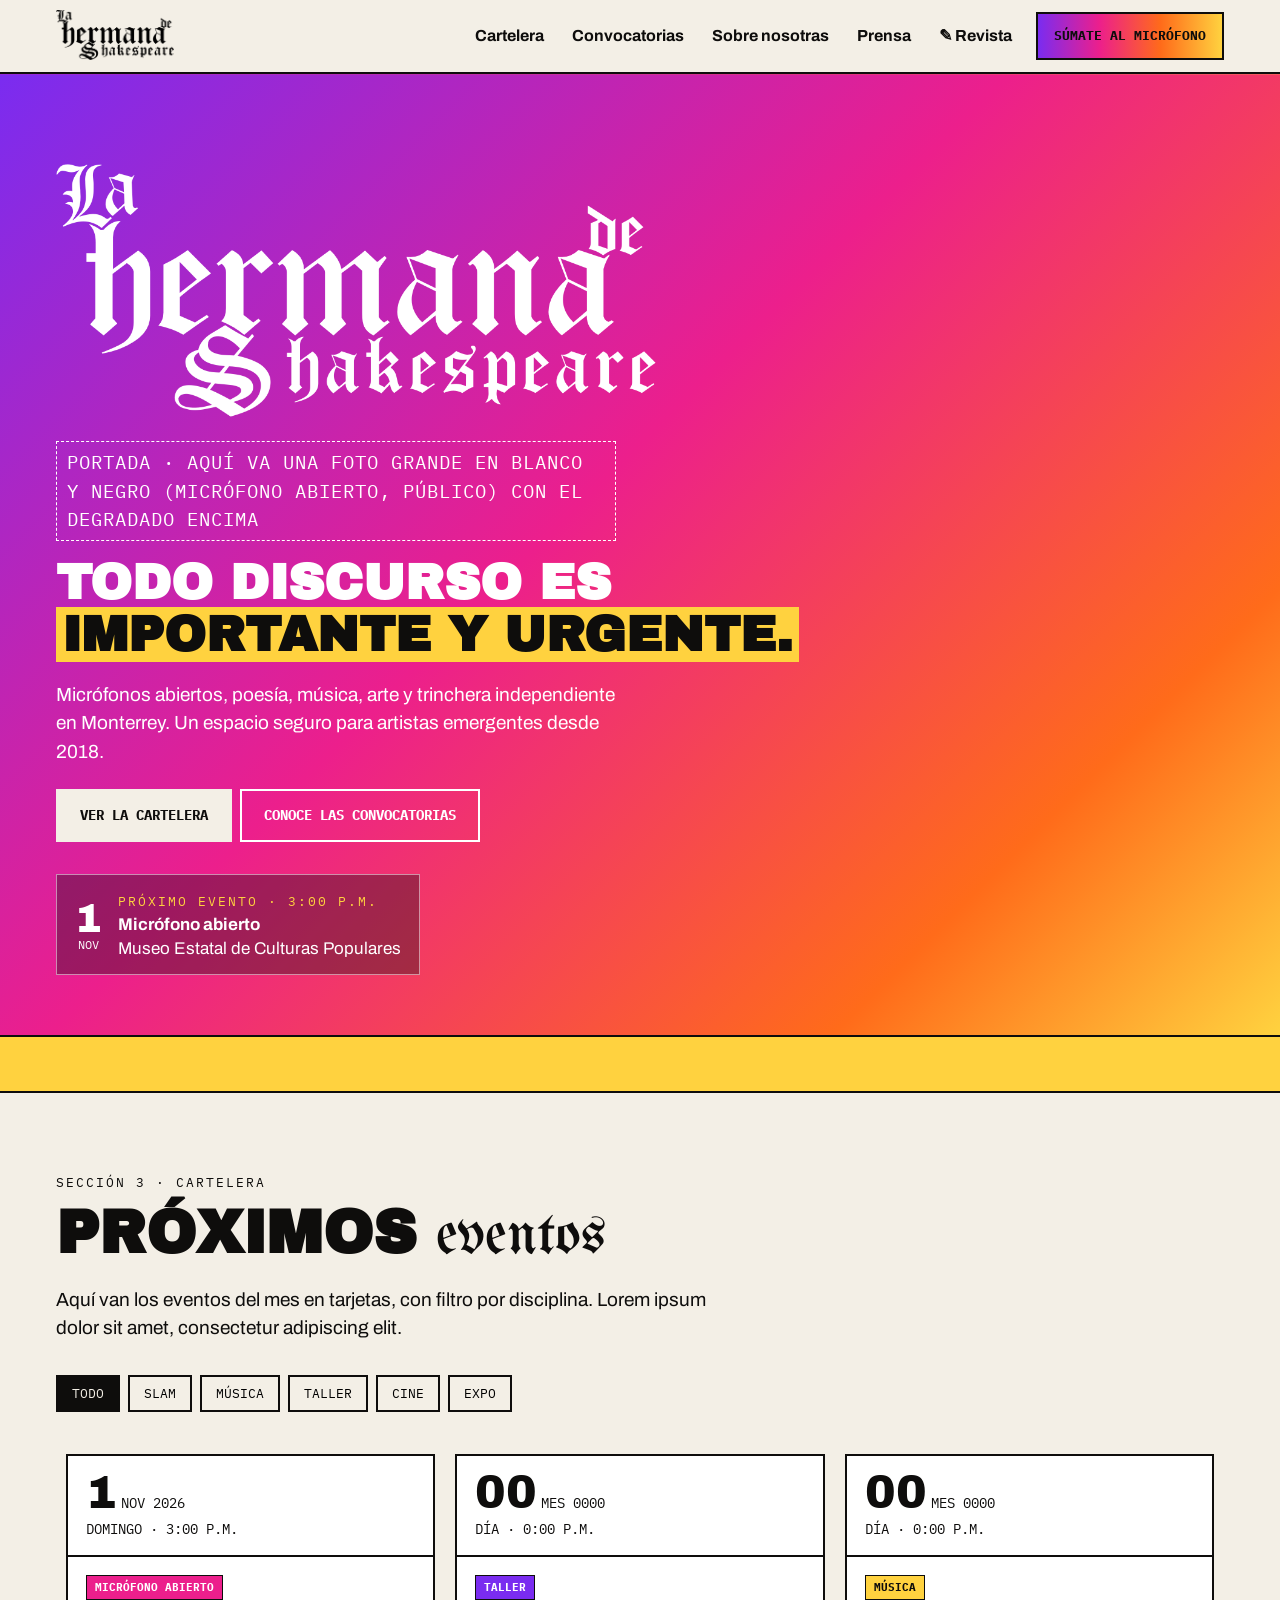
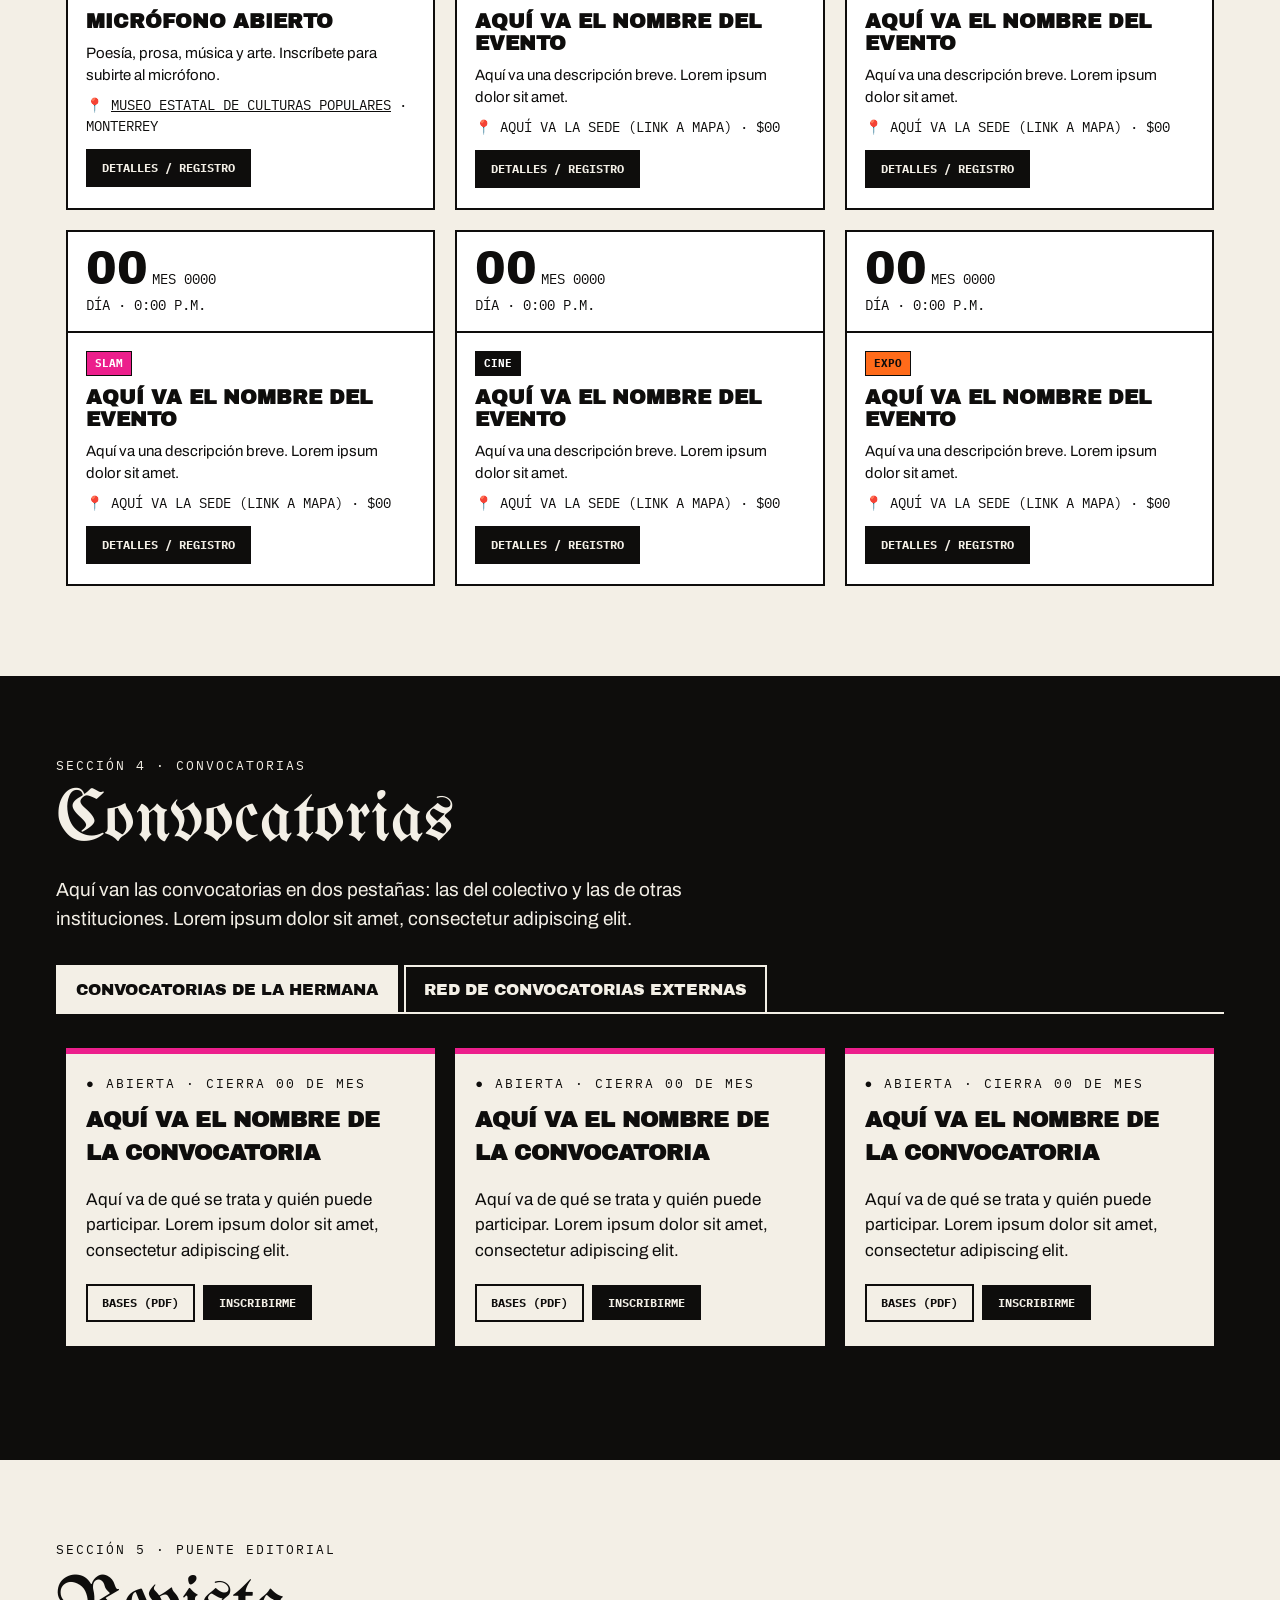
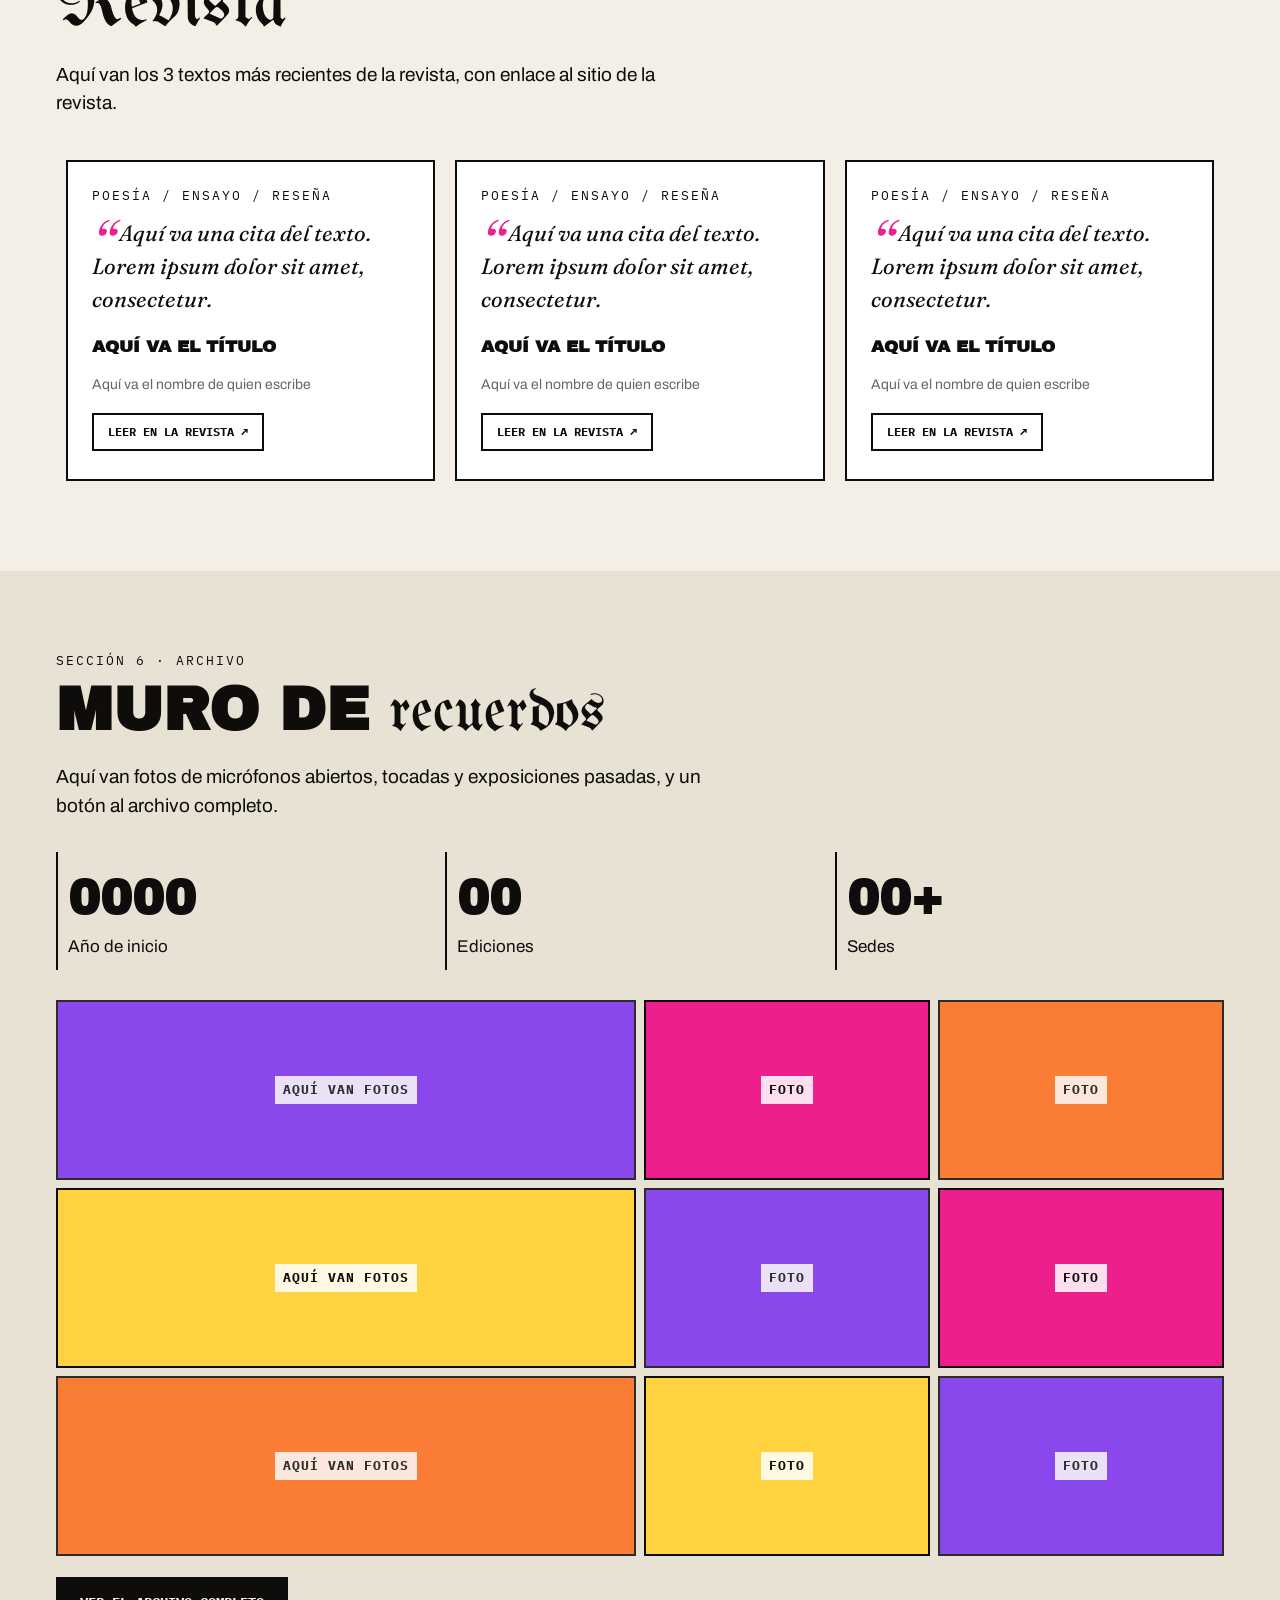
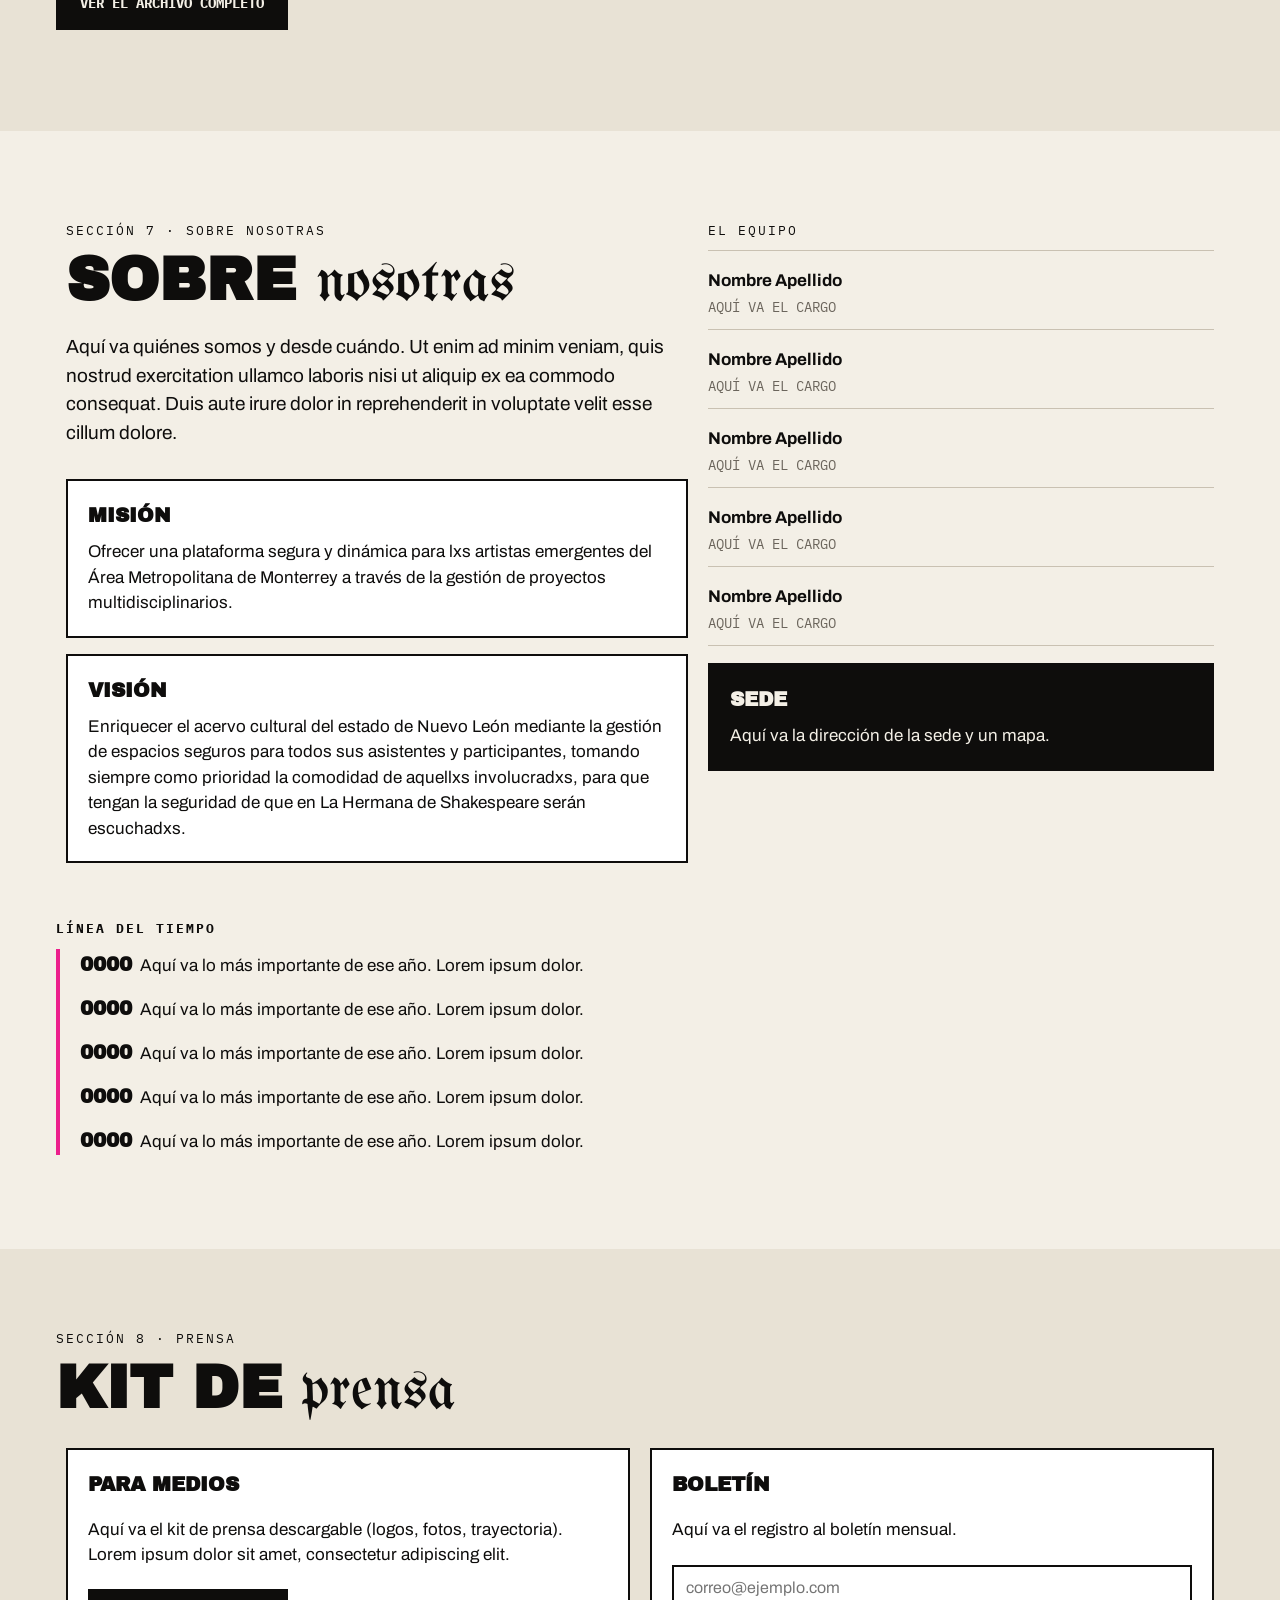
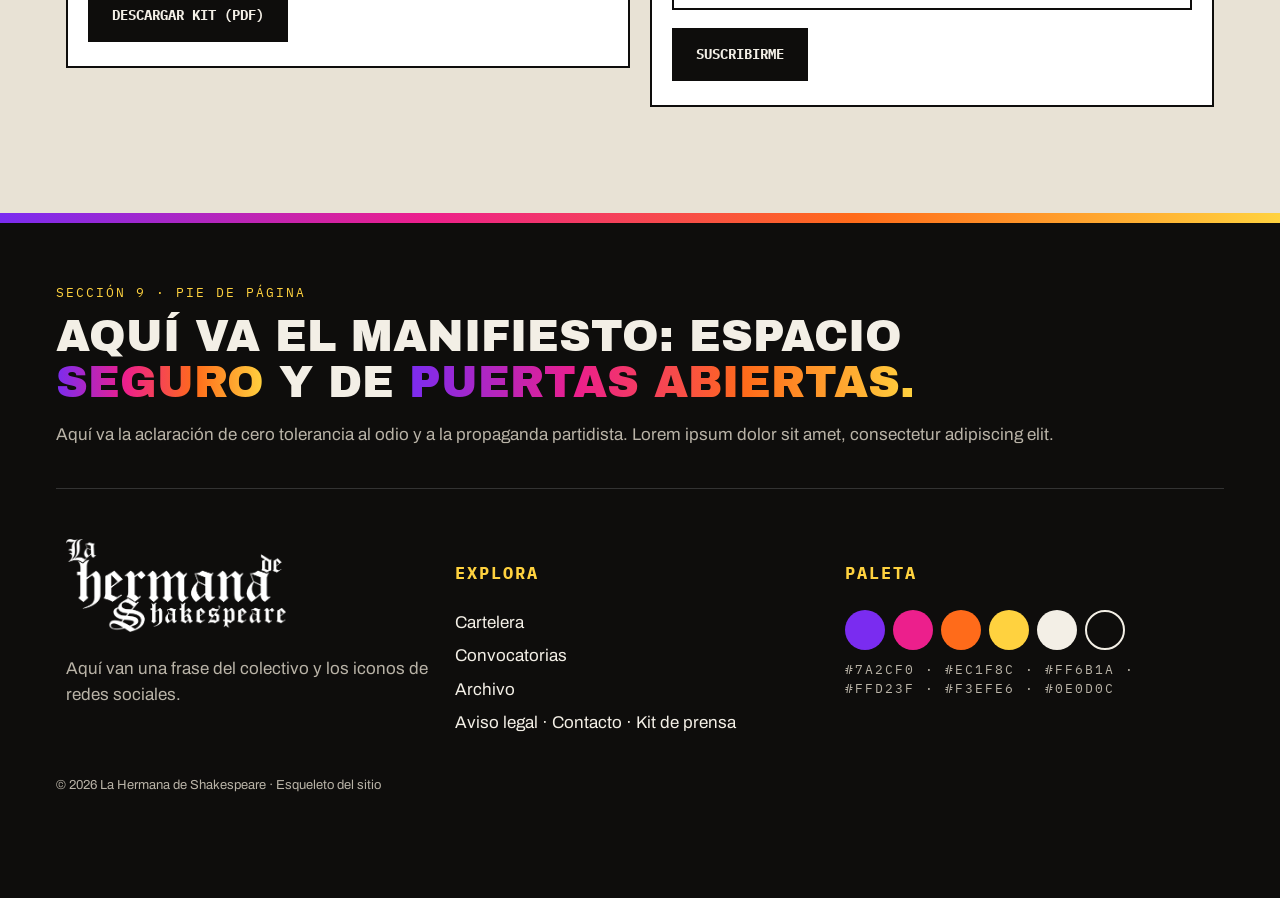
<file: index.html>
<!DOCTYPE html>
<html lang="es">
<head>
<meta charset="UTF-8">
<meta name="viewport" content="width=device-width, initial-scale=1">
<title>La Hermana de Shakespeare · Esqueleto</title>
<link rel="icon" href="img/favicon.svg" type="image/svg+xml">
<link rel="preconnect" href="https://fonts.googleapis.com">
<link rel="preconnect" href="https://fonts.gstatic.com" crossorigin>
<link href="https://fonts.googleapis.com/css2?family=Archivo:wght@400;700&family=Archivo+Black&family=Fraunces:ital@1&family=IBM+Plex+Mono:wght@400;700&family=UnifrakturMaguntia&display=swap" rel="stylesheet">
<link rel="stylesheet" href="css/estilos.css">
<link rel="stylesheet" href="css/esqueleto.css">
</head>
<body>

<!-- Menú (W3Schools How To: Responsive Top Navigation) -->
<div class="topnav" id="myTopnav">
  <div class="contenedor">
    <a href="index.html" class="logo"><img src="img/logo-lhds-negro.png" alt="La Hermana de Shakespeare"></a>
    <div class="derecha">
      <a href="#cartelera">Cartelera</a>
      <a href="#convocatorias">Convocatorias</a>
      <a href="#nosotras">Sobre nosotras</a>
      <a href="#prensa">Prensa</a>
      <a href="#revista">&#9998; Revista</a>
      <a href="#convocatorias" class="cta degradado">Súmate al micrófono</a>
    </div>
    <a href="javascript:void(0);" class="icon" onclick="abrirMenu()">&#9776; Menú</a>
  </div>
</div>

<!-- Portada (W3Schools How To: Hero Image) -->
<div class="hero-image">
  <div class="contenedor">
    <img class="logo-grande" src="img/logo-lhds-blanco.png" alt="La Hermana de Shakespeare">
    <p class="indica">Portada · aquí va una foto grande en blanco y negro (micrófono abierto, público) con el degradado encima</p>
    <h1>Todo discurso es <span>importante y urgente.</span></h1>
    <p>Micrófonos abiertos, poesía, música, arte y trinchera independiente en Monterrey. Un espacio seguro para artistas emergentes desde 2018.</p>
    <span class="boton boton-claro">Ver la cartelera</span>
    <span class="boton boton-borde">Conoce las convocatorias</span>
    <a class="proximo" href="#cartelera">
      <span class="proximo-fecha">1<small>nov</small></span>
      <span><span class="etiqueta" style="color:#ffd23f;margin:0">Próximo evento · 3:00 p.m.</span><br><b>Micrófono abierto</b><br>Museo Estatal de Culturas Populares</span>
    </a>
  </div>
</div>
<div class="cinta"><span>Aquí van las disciplinas ✶ Micrófono abierto ✶ Slam ✶ Música ✶ Talleres ✶ Exposiciones ✶</span></div>

<!-- 3. Cartelera (W3Schools How To: Filter Elements + Column Cards) -->
<div class="seccion" id="cartelera">
  <div class="contenedor">
    <p class="etiqueta">Sección 3 · Cartelera</p>
    <h2 class="titulo">Próximos <span class="gotica">eventos</span></h2>
    <p class="intro">Aquí van los eventos del mes en tarjetas, con filtro por disciplina. Lorem ipsum dolor sit amet, consectetur adipiscing elit.</p>
    <div id="myBtnContainer" class="filtros">
      <button class="btn-filtro active" onclick="filterSelection('all')">Todo</button>
      <button class="btn-filtro" onclick="filterSelection('slam')">Slam</button>
      <button class="btn-filtro" onclick="filterSelection('musica')">Música</button>
      <button class="btn-filtro" onclick="filterSelection('taller')">Taller</button>
      <button class="btn-filtro" onclick="filterSelection('cine')">Cine</button>
      <button class="btn-filtro" onclick="filterSelection('expo')">Expo</button>
    </div>
    <div class="row">
      <div class="column filterDiv slam">
        <div class="card">
          <div class="fecha"><span class="dia">1</span> <span class="mes">nov 2026</span><br><span class="mes">Domingo · 3:00 p.m.</span></div>
          <div class="info">
            <span class="label slam">Micrófono abierto</span>
            <h3>Micrófono abierto</h3>
            <p>Poesía, prosa, música y arte. Inscríbete para subirte al micrófono.</p>
            <p class="mes">&#128205; <a href="https://maps.google.com/?q=Museo+Estatal+de+Culturas+Populares+Monterrey" target="_blank">Museo Estatal de Culturas Populares</a> · Monterrey</p>
            <span class="boton boton-chico">Detalles / Registro</span>
          </div>
        </div>
      </div>
      <div class="column filterDiv taller">
        <div class="card">
          <div class="fecha"><span class="dia">00</span> <span class="mes">mes 0000</span><br><span class="mes">Día · 0:00 p.m.</span></div>
          <div class="info">
            <span class="label taller">Taller</span>
            <h3>Aquí va el nombre del evento</h3>
            <p>Aquí va una descripción breve. Lorem ipsum dolor sit amet.</p>
            <p class="mes">&#128205; Aquí va la sede (link a mapa) · $00</p>
            <span class="boton boton-chico">Detalles / Registro</span>
          </div>
        </div>
      </div>
      <div class="column filterDiv musica">
        <div class="card">
          <div class="fecha"><span class="dia">00</span> <span class="mes">mes 0000</span><br><span class="mes">Día · 0:00 p.m.</span></div>
          <div class="info">
            <span class="label musica">Música</span>
            <h3>Aquí va el nombre del evento</h3>
            <p>Aquí va una descripción breve. Lorem ipsum dolor sit amet.</p>
            <p class="mes">&#128205; Aquí va la sede (link a mapa) · $00</p>
            <span class="boton boton-chico">Detalles / Registro</span>
          </div>
        </div>
      </div>
      <div class="column filterDiv slam">
        <div class="card">
          <div class="fecha"><span class="dia">00</span> <span class="mes">mes 0000</span><br><span class="mes">Día · 0:00 p.m.</span></div>
          <div class="info">
            <span class="label slam">Slam</span>
            <h3>Aquí va el nombre del evento</h3>
            <p>Aquí va una descripción breve. Lorem ipsum dolor sit amet.</p>
            <p class="mes">&#128205; Aquí va la sede (link a mapa) · $00</p>
            <span class="boton boton-chico">Detalles / Registro</span>
          </div>
        </div>
      </div>
      <div class="column filterDiv cine">
        <div class="card">
          <div class="fecha"><span class="dia">00</span> <span class="mes">mes 0000</span><br><span class="mes">Día · 0:00 p.m.</span></div>
          <div class="info">
            <span class="label cine">Cine</span>
            <h3>Aquí va el nombre del evento</h3>
            <p>Aquí va una descripción breve. Lorem ipsum dolor sit amet.</p>
            <p class="mes">&#128205; Aquí va la sede (link a mapa) · $00</p>
            <span class="boton boton-chico">Detalles / Registro</span>
          </div>
        </div>
      </div>
      <div class="column filterDiv expo">
        <div class="card">
          <div class="fecha"><span class="dia">00</span> <span class="mes">mes 0000</span><br><span class="mes">Día · 0:00 p.m.</span></div>
          <div class="info">
            <span class="label expo">Expo</span>
            <h3>Aquí va el nombre del evento</h3>
            <p>Aquí va una descripción breve. Lorem ipsum dolor sit amet.</p>
            <p class="mes">&#128205; Aquí va la sede (link a mapa) · $00</p>
            <span class="boton boton-chico">Detalles / Registro</span>
          </div>
        </div>
      </div>
    </div>
  </div>
</div>

<!-- 4. Convocatorias (W3Schools How To: Tabs) -->
<div class="seccion oscura" id="convocatorias">
  <div class="contenedor">
    <p class="etiqueta">Sección 4 · Convocatorias</p>
    <h2 class="titulo gotica">Convocatorias</h2>
    <p class="intro">Aquí van las convocatorias en dos pestañas: las del colectivo y las de otras instituciones. Lorem ipsum dolor sit amet, consectetur adipiscing elit.</p>
    <div class="tab">
      <button class="tablinks" onclick="openTab(event, 'propias')" id="defaultOpen">Convocatorias de La Hermana</button>
      <button class="tablinks" onclick="openTab(event, 'externas')">Red de convocatorias externas</button>
    </div>
    <div id="propias" class="tabcontent">
      <div class="row">
        <div class="column">
          <div class="convocatoria">
            <p class="etiqueta">&#9679; Abierta · cierra 00 de mes</p>
            <h3>Aquí va el nombre de la convocatoria</h3>
            <p>Aquí va de qué se trata y quién puede participar. Lorem ipsum dolor sit amet, consectetur adipiscing elit.</p>
            <span class="boton boton-borde boton-chico">Bases (PDF)</span>
            <button class="boton boton-chico" onclick="document.getElementById('formModal').style.display='block'">Inscribirme</button>
          </div>
        </div>
        <div class="column">
          <div class="convocatoria">
            <p class="etiqueta">&#9679; Abierta · cierra 00 de mes</p>
            <h3>Aquí va el nombre de la convocatoria</h3>
            <p>Aquí va de qué se trata y quién puede participar. Lorem ipsum dolor sit amet, consectetur adipiscing elit.</p>
            <span class="boton boton-borde boton-chico">Bases (PDF)</span>
            <button class="boton boton-chico" onclick="document.getElementById('formModal').style.display='block'">Inscribirme</button>
          </div>
        </div>
        <div class="column">
          <div class="convocatoria">
            <p class="etiqueta">&#9679; Abierta · cierra 00 de mes</p>
            <h3>Aquí va el nombre de la convocatoria</h3>
            <p>Aquí va de qué se trata y quién puede participar. Lorem ipsum dolor sit amet, consectetur adipiscing elit.</p>
            <span class="boton boton-borde boton-chico">Bases (PDF)</span>
            <button class="boton boton-chico" onclick="document.getElementById('formModal').style.display='block'">Inscribirme</button>
          </div>
        </div>
      </div>
    </div>
    <div id="externas" class="tabcontent">
      <ul class="lista">
        <li><span class="etiqueta org">Aquí va la institución</span><h3>Aquí va la beca o convocatoria externa &#8599;</h3><span class="gris">Lorem ipsum dolor sit amet, consectetur adipiscing elit.</span></li>
        <li><span class="etiqueta org">Aquí va la institución</span><h3>Aquí va la beca o convocatoria externa &#8599;</h3><span class="gris">Lorem ipsum dolor sit amet, consectetur adipiscing elit.</span></li>
        <li><span class="etiqueta org">Aquí va la institución</span><h3>Aquí va la beca o convocatoria externa &#8599;</h3><span class="gris">Lorem ipsum dolor sit amet, consectetur adipiscing elit.</span></li>
        <li><span class="etiqueta org">Aquí va la institución</span><h3>Aquí va la beca o convocatoria externa &#8599;</h3><span class="gris">Lorem ipsum dolor sit amet, consectetur adipiscing elit.</span></li>
      </ul>
    </div>
  </div>
</div>

<!-- 5. Puente editorial -->
<div class="seccion" id="revista">
  <div class="contenedor">
    <p class="etiqueta">Sección 5 · Puente editorial</p>
    <h2 class="titulo gotica">Revista</h2>
    <p class="intro">Aquí van los 3 textos más recientes de la revista, con enlace al sitio de la revista.</p>
    <div class="row">
        <div class="column">
          <div class="cita">
            <p class="etiqueta">Poesía / ensayo / reseña</p>
            <blockquote>Aquí va una cita del texto. Lorem ipsum dolor sit amet, consectetur.</blockquote>
            <h3>Aquí va el título</h3>
            <p class="gris-oscuro">Aquí va el nombre de quien escribe</p>
            <span class="boton boton-borde boton-chico">Leer en la revista &#8599;</span>
          </div>
        </div>
        <div class="column">
          <div class="cita">
            <p class="etiqueta">Poesía / ensayo / reseña</p>
            <blockquote>Aquí va una cita del texto. Lorem ipsum dolor sit amet, consectetur.</blockquote>
            <h3>Aquí va el título</h3>
            <p class="gris-oscuro">Aquí va el nombre de quien escribe</p>
            <span class="boton boton-borde boton-chico">Leer en la revista &#8599;</span>
          </div>
        </div>
        <div class="column">
          <div class="cita">
            <p class="etiqueta">Poesía / ensayo / reseña</p>
            <blockquote>Aquí va una cita del texto. Lorem ipsum dolor sit amet, consectetur.</blockquote>
            <h3>Aquí va el título</h3>
            <p class="gris-oscuro">Aquí va el nombre de quien escribe</p>
            <span class="boton boton-borde boton-chico">Leer en la revista &#8599;</span>
          </div>
        </div>
    </div>
  </div>
</div>

<!-- 6. Archivo (W3Schools How To: Image Grid) -->
<div class="seccion beige" id="archivo">
  <div class="contenedor">
    <p class="etiqueta">Sección 6 · Archivo</p>
    <h2 class="titulo">Muro de <span class="gotica">recuerdos</span></h2>
    <p class="intro">Aquí van fotos de micrófonos abiertos, tocadas y exposiciones pasadas, y un botón al archivo completo.</p>
    <div class="row cifras" style="margin-bottom:30px">
      <div class="column"><b>0000</b>Año de inicio</div>
      <div class="column"><b>00</b>Ediciones</div>
      <div class="column"><b>00+</b>Sedes</div>
    </div>
    <div class="galeria"><div class="bloque c-violeta ancha"><span>Aquí van fotos</span></div><div class="bloque c-rosa "><span>Foto</span></div><div class="bloque c-naranja "><span>Foto</span></div><div class="bloque c-amarillo ancha"><span>Aquí van fotos</span></div><div class="bloque c-violeta "><span>Foto</span></div><div class="bloque c-rosa "><span>Foto</span></div><div class="bloque c-naranja ancha"><span>Aquí van fotos</span></div><div class="bloque c-amarillo "><span>Foto</span></div><div class="bloque c-violeta "><span>Foto</span></div>
    </div>
    <p><a href="archivo.html" class="boton">Ver el archivo completo</a></p>
  </div>
</div>

<!-- Sobre nosotras -->
<div class="seccion" id="nosotras">
  <div class="contenedor">
    <div class="row">
      <div class="column col-55">
        <p class="etiqueta">Sección 7 · Sobre nosotras</p>
        <h2 class="titulo">Sobre <span class="gotica">nosotras</span></h2>
        <p class="intro">Aquí va quiénes somos y desde cuándo. Ut enim ad minim veniam, quis nostrud exercitation ullamco laboris nisi ut aliquip ex ea commodo consequat. Duis aute irure dolor in reprehenderit in voluptate velit esse cillum dolore.</p>
        <div class="caja"><h3>Misión</h3>Ofrecer una plataforma segura y dinámica para lxs artistas emergentes del Área Metropolitana de Monterrey a través de la gestión de proyectos multidisciplinarios.</div>
        <div class="caja"><h3>Visión</h3>Enriquecer el acervo cultural del estado de Nuevo León mediante la gestión de espacios seguros para todos sus asistentes y participantes, tomando siempre como prioridad la comodidad de aquellxs involucradxs, para que tengan la seguridad de que en La Hermana de Shakespeare serán escuchadxs.</div>
      </div>
      <div class="column col-45 equipo">
        <p class="etiqueta">El equipo</p>
        <p><b>Nombre Apellido</b><br><small>Aquí va el cargo</small></p><p><b>Nombre Apellido</b><br><small>Aquí va el cargo</small></p><p><b>Nombre Apellido</b><br><small>Aquí va el cargo</small></p><p><b>Nombre Apellido</b><br><small>Aquí va el cargo</small></p><p><b>Nombre Apellido</b><br><small>Aquí va el cargo</small></p>
        <div class="caja oscura"><h3>Sede</h3>Aquí va la dirección de la sede y un mapa.</div>
      </div>
    </div>
    <h3 class="etiqueta" style="margin-top:30px">Línea del tiempo</h3>
    <div class="linea"><p><b>0000</b>Aquí va lo más importante de ese año. Lorem ipsum dolor.</p><p><b>0000</b>Aquí va lo más importante de ese año. Lorem ipsum dolor.</p><p><b>0000</b>Aquí va lo más importante de ese año. Lorem ipsum dolor.</p><p><b>0000</b>Aquí va lo más importante de ese año. Lorem ipsum dolor.</p><p><b>0000</b>Aquí va lo más importante de ese año. Lorem ipsum dolor.</p></div>
  </div>
</div>

<!-- Prensa -->
<div class="seccion beige" id="prensa">
  <div class="contenedor">
    <p class="etiqueta">Sección 8 · Prensa</p>
    <h2 class="titulo">Kit de <span class="gotica">prensa</span></h2>
    <div class="row">
      <div class="column col-50"><div class="caja"><h3>Para medios</h3><p>Aquí va el kit de prensa descargable (logos, fotos, trayectoria). Lorem ipsum dolor sit amet, consectetur adipiscing elit.</p><span class="boton">Descargar kit (PDF)</span></div></div>
      <div class="column col-50"><div class="caja"><h3>Boletín</h3><p>Aquí va el registro al boletín mensual.</p><input type="email" placeholder="correo@ejemplo.com"><span class="boton">Suscribirme</span></div></div>
    </div>
  </div>
</div>

<!-- Ventana (W3Schools How To: Modal) -->
<div id="formModal" class="modal">
  <div class="modal-content">
    <span class="close" onclick="cerrarModal('formModal')">&times;</span>
    <h3 class="titulo" style="font-size:26px">Inscripción</h3>
    <label>Nombre</label><input type="text">
    <label>Correo</label><input type="email">
    <label>Propuesta</label><textarea rows="4"></textarea>
    <span class="boton degradado" style="color:#0e0d0c">Enviar</span>
  </div>
</div>

<!-- Pie de página -->
<div class="degradado" style="height:10px"></div>
<footer class="footer">
  <div class="contenedor">
    <p class="etiqueta" style="color:#ffd23f">Sección 9 · Pie de página</p>
    <p class="manifiesto">Aquí va el manifiesto: espacio <span class="texto-degradado">seguro</span> y de <span class="texto-degradado">puertas abiertas.</span></p>
    <p class="gris">Aquí va la aclaración de cero tolerancia al odio y a la propaganda partidista. Lorem ipsum dolor sit amet, consectetur adipiscing elit.</p>
    <hr class="linea-gris">
    <div class="row">
      <div class="column">
        <img src="img/logo-lhds-blanco.png" alt="La Hermana de Shakespeare" style="width:220px">
        <p class="gris">Aquí van una frase del colectivo y los iconos de redes sociales.</p>
      </div>
      <div class="column">
        <h4>Explora</h4>
        <ul><li>Cartelera</li><li>Convocatorias</li><li>Archivo</li><li>Aviso legal · Contacto · Kit de prensa</li></ul>
      </div>
      <div class="column">
        <h4>Paleta</h4>
        <div class="paleta">
          <span class="c-violeta" title="#7a2cf0"></span><span class="c-rosa" title="#ec1f8c"></span><span class="c-naranja" title="#ff6b1a"></span><span class="c-amarillo" title="#ffd23f"></span><span class="c-papel" title="#f3efe6"></span><span class="c-negro borde-claro" title="#0e0d0c"></span>
        </div>
        <p class="etiqueta gris" style="margin-top:10px">#7a2cf0 · #ec1f8c · #ff6b1a · #ffd23f · #f3efe6 · #0e0d0c</p>
      </div>
    </div>
    <p class="gris" style="font-size:13px">© 2026 La Hermana de Shakespeare · Esqueleto del sitio</p>
  </div>
</footer>

<script src="js/script.js"></script>
</body>
</html>
</file>
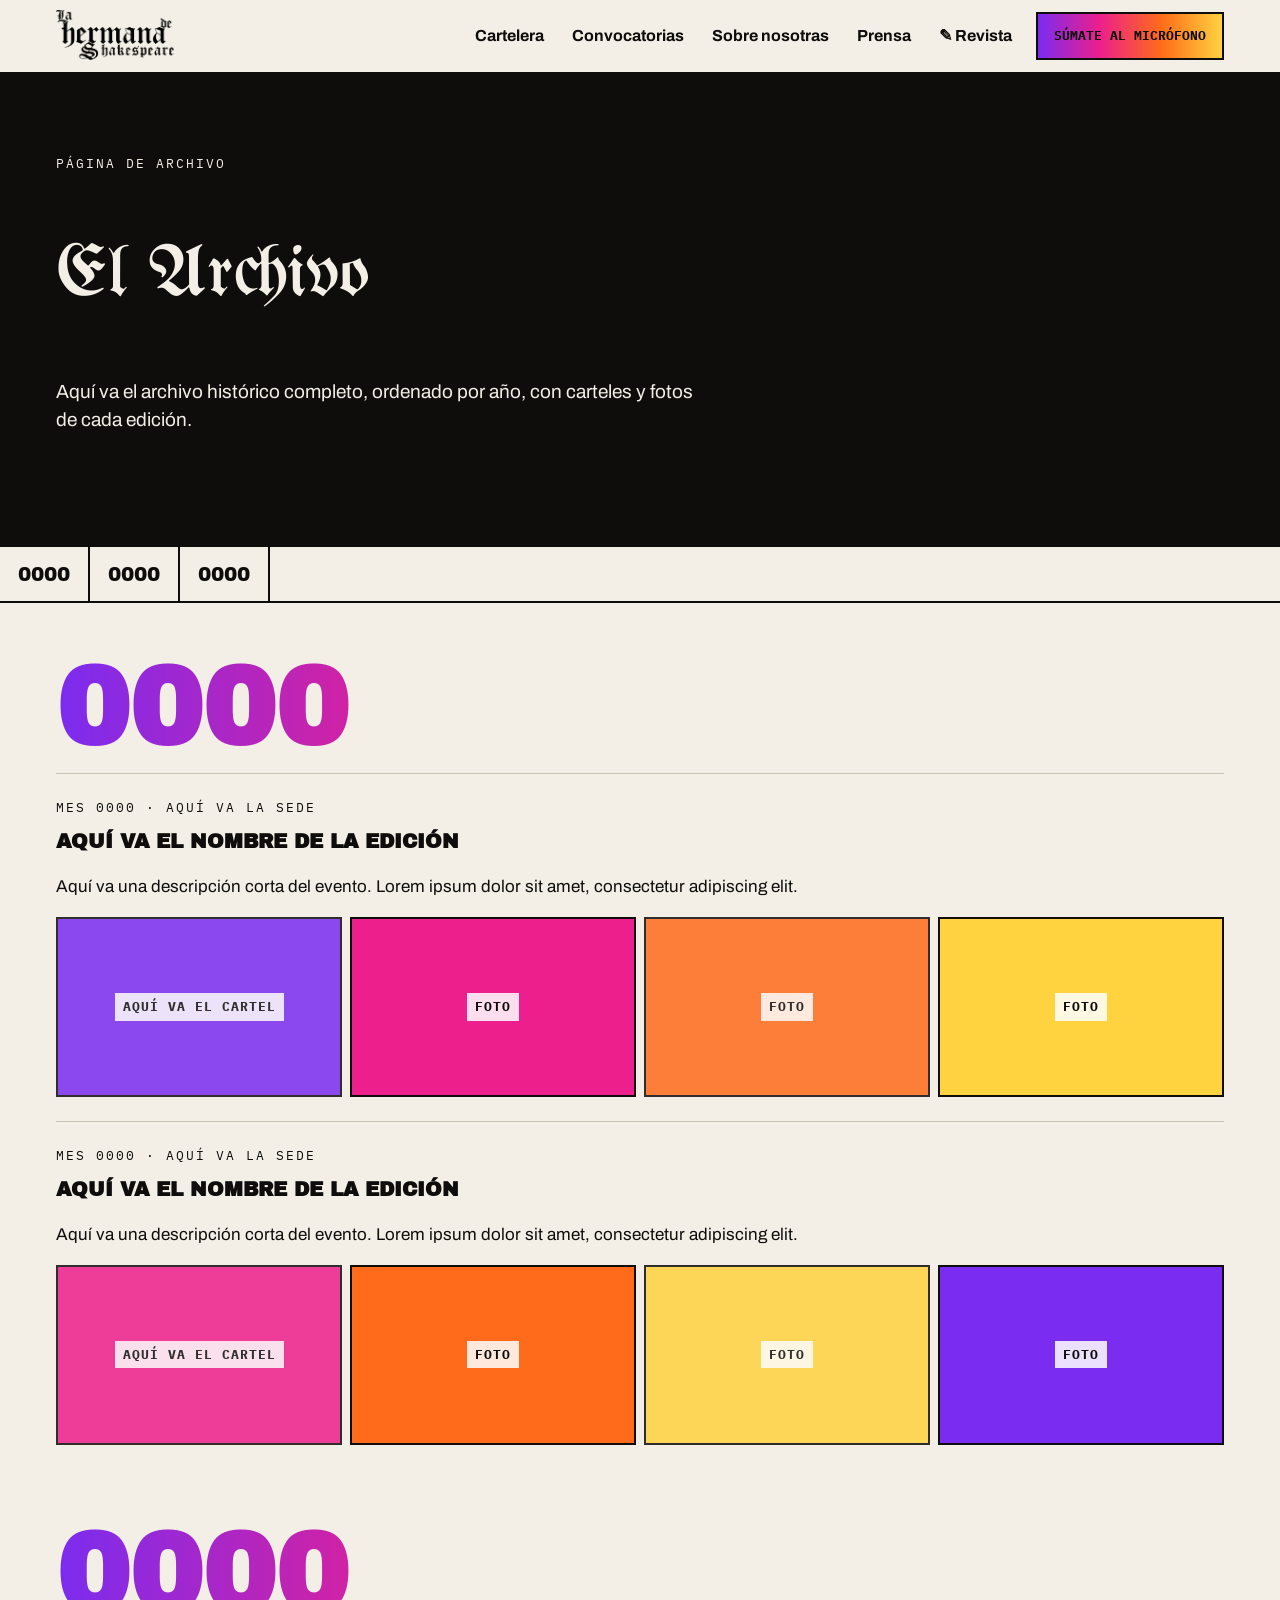
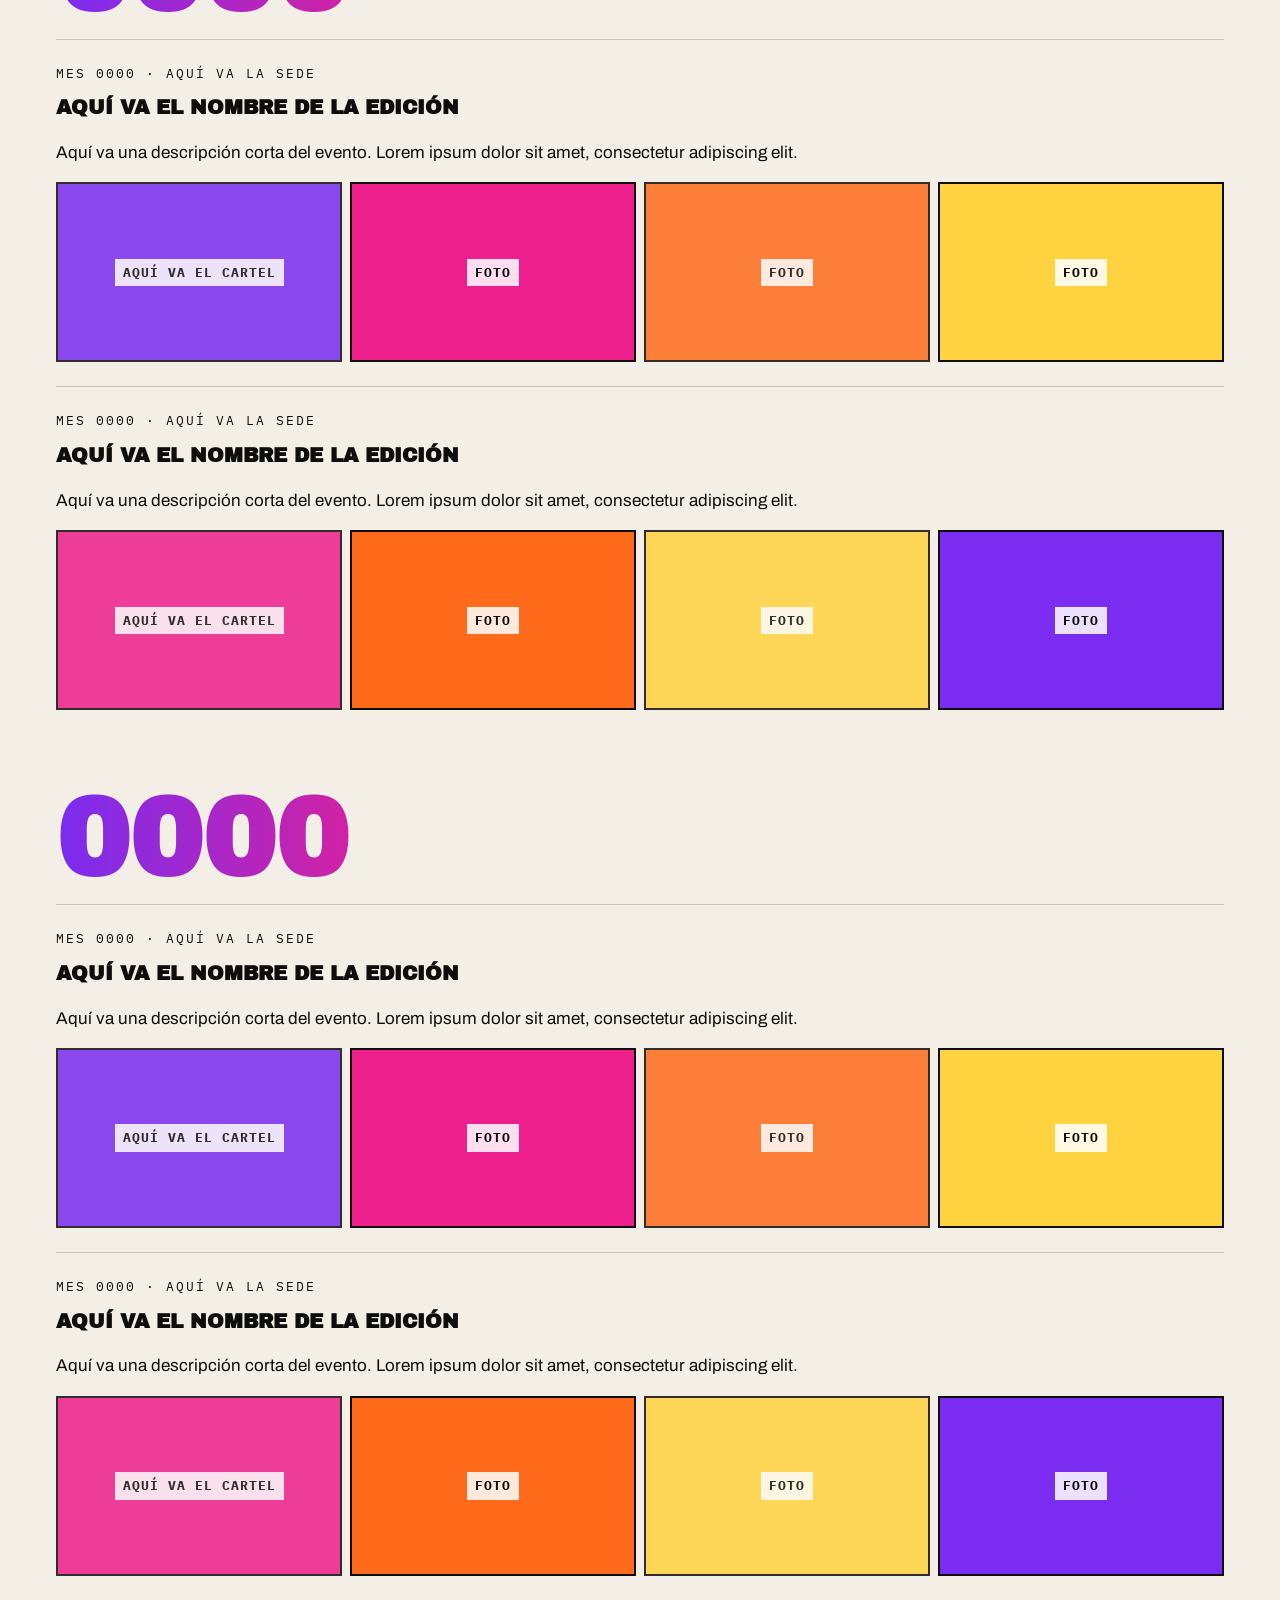
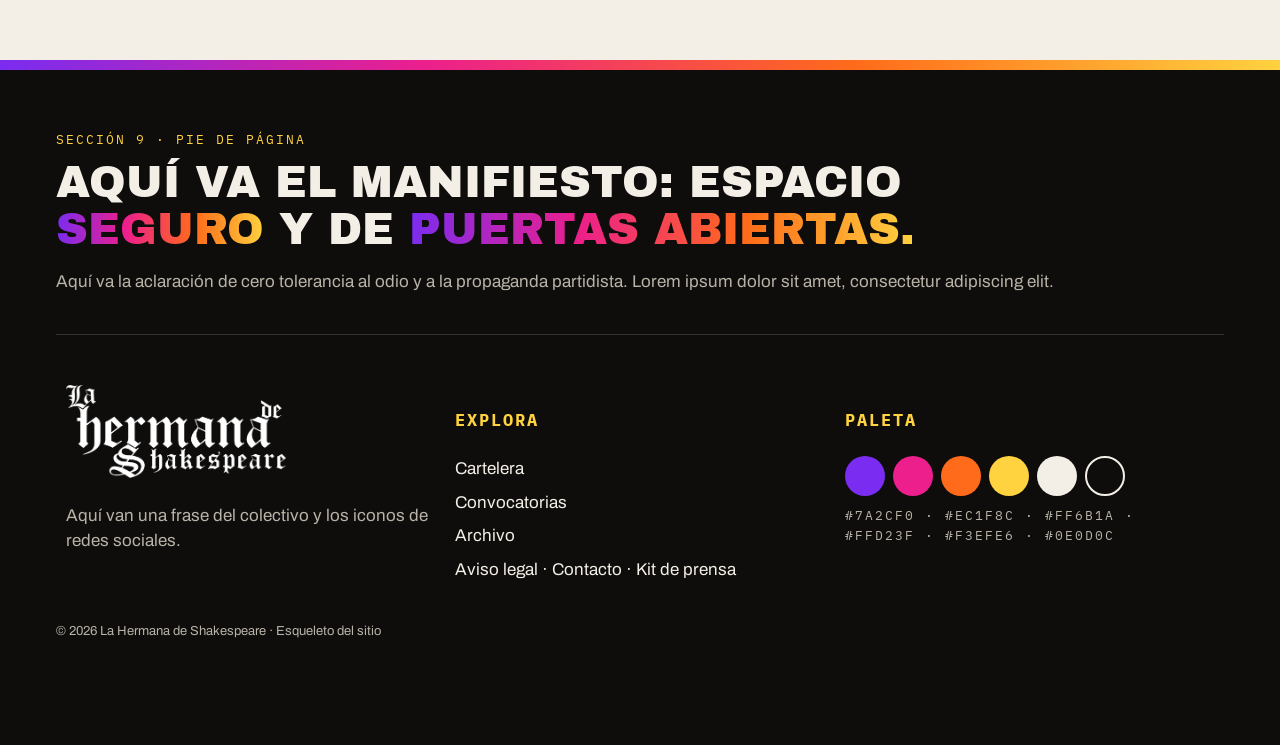
<file: archivo.html>
<!DOCTYPE html>
<html lang="es">
<head>
<meta charset="UTF-8">
<meta name="viewport" content="width=device-width, initial-scale=1">
<title>Archivo · Esqueleto</title>
<link rel="icon" href="img/favicon.svg" type="image/svg+xml">
<link rel="preconnect" href="https://fonts.googleapis.com">
<link rel="preconnect" href="https://fonts.gstatic.com" crossorigin>
<link href="https://fonts.googleapis.com/css2?family=Archivo:wght@400;700&family=Archivo+Black&family=Fraunces:ital@1&family=IBM+Plex+Mono:wght@400;700&family=UnifrakturMaguntia&display=swap" rel="stylesheet">
<link rel="stylesheet" href="css/estilos.css">
<link rel="stylesheet" href="css/esqueleto.css">
</head>
<body>

<!-- Menú (W3Schools How To: Responsive Top Navigation) -->
<div class="topnav" id="myTopnav">
  <div class="contenedor">
    <a href="index.html" class="logo"><img src="img/logo-lhds-negro.png" alt="La Hermana de Shakespeare"></a>
    <div class="derecha">
      <a href="index.html#cartelera">Cartelera</a>
      <a href="index.html#convocatorias">Convocatorias</a>
      <a href="index.html#nosotras">Sobre nosotras</a>
      <a href="index.html#prensa">Prensa</a>
      <a href="index.html#revista">&#9998; Revista</a>
      <a href="index.html#convocatorias" class="cta degradado">Súmate al micrófono</a>
    </div>
    <a href="javascript:void(0);" class="icon" onclick="abrirMenu()">&#9776; Menú</a>
  </div>
</div>

<div class="seccion oscura">
  <div class="contenedor">
    <p class="etiqueta">Página de archivo</p>
    <h1 class="titulo gotica">El Archivo</h1>
    <p class="intro">Aquí va el archivo histórico completo, ordenado por año, con carteles y fotos de cada edición.</p>
  </div>
</div>
<div class="anios"><a href="#a1">0000</a><a href="#a2">0000</a><a href="#a3">0000</a></div>

<div id="a1" class="contenedor">
  <h2 class="anio texto-degradado">0000</h2>
  <div class="evento-archivo">
    <p class="etiqueta">Mes 0000 · Aquí va la sede</p>
    <h3>Aquí va el nombre de la edición</h3>
    <p>Aquí va una descripción corta del evento. Lorem ipsum dolor sit amet, consectetur adipiscing elit.</p>
    <div class="galeria"><div class="bloque c-violeta "><span>Aquí va el cartel</span></div><div class="bloque c-rosa "><span>Foto</span></div><div class="bloque c-naranja "><span>Foto</span></div><div class="bloque c-amarillo "><span>Foto</span></div></div>
  </div>
  <div class="evento-archivo">
    <p class="etiqueta">Mes 0000 · Aquí va la sede</p>
    <h3>Aquí va el nombre de la edición</h3>
    <p>Aquí va una descripción corta del evento. Lorem ipsum dolor sit amet, consectetur adipiscing elit.</p>
    <div class="galeria"><div class="bloque c-rosa "><span>Aquí va el cartel</span></div><div class="bloque c-naranja "><span>Foto</span></div><div class="bloque c-amarillo "><span>Foto</span></div><div class="bloque c-violeta "><span>Foto</span></div></div>
  </div>
</div>
<div id="a2" class="contenedor">
  <h2 class="anio texto-degradado">0000</h2>
  <div class="evento-archivo">
    <p class="etiqueta">Mes 0000 · Aquí va la sede</p>
    <h3>Aquí va el nombre de la edición</h3>
    <p>Aquí va una descripción corta del evento. Lorem ipsum dolor sit amet, consectetur adipiscing elit.</p>
    <div class="galeria"><div class="bloque c-violeta "><span>Aquí va el cartel</span></div><div class="bloque c-rosa "><span>Foto</span></div><div class="bloque c-naranja "><span>Foto</span></div><div class="bloque c-amarillo "><span>Foto</span></div></div>
  </div>
  <div class="evento-archivo">
    <p class="etiqueta">Mes 0000 · Aquí va la sede</p>
    <h3>Aquí va el nombre de la edición</h3>
    <p>Aquí va una descripción corta del evento. Lorem ipsum dolor sit amet, consectetur adipiscing elit.</p>
    <div class="galeria"><div class="bloque c-rosa "><span>Aquí va el cartel</span></div><div class="bloque c-naranja "><span>Foto</span></div><div class="bloque c-amarillo "><span>Foto</span></div><div class="bloque c-violeta "><span>Foto</span></div></div>
  </div>
</div>
<div id="a3" class="contenedor">
  <h2 class="anio texto-degradado">0000</h2>
  <div class="evento-archivo">
    <p class="etiqueta">Mes 0000 · Aquí va la sede</p>
    <h3>Aquí va el nombre de la edición</h3>
    <p>Aquí va una descripción corta del evento. Lorem ipsum dolor sit amet, consectetur adipiscing elit.</p>
    <div class="galeria"><div class="bloque c-violeta "><span>Aquí va el cartel</span></div><div class="bloque c-rosa "><span>Foto</span></div><div class="bloque c-naranja "><span>Foto</span></div><div class="bloque c-amarillo "><span>Foto</span></div></div>
  </div>
  <div class="evento-archivo">
    <p class="etiqueta">Mes 0000 · Aquí va la sede</p>
    <h3>Aquí va el nombre de la edición</h3>
    <p>Aquí va una descripción corta del evento. Lorem ipsum dolor sit amet, consectetur adipiscing elit.</p>
    <div class="galeria"><div class="bloque c-rosa "><span>Aquí va el cartel</span></div><div class="bloque c-naranja "><span>Foto</span></div><div class="bloque c-amarillo "><span>Foto</span></div><div class="bloque c-violeta "><span>Foto</span></div></div>
  </div>
</div><div style="height:60px"></div>

<!-- Pie de página -->
<div class="degradado" style="height:10px"></div>
<footer class="footer">
  <div class="contenedor">
    <p class="etiqueta" style="color:#ffd23f">Sección 9 · Pie de página</p>
    <p class="manifiesto">Aquí va el manifiesto: espacio <span class="texto-degradado">seguro</span> y de <span class="texto-degradado">puertas abiertas.</span></p>
    <p class="gris">Aquí va la aclaración de cero tolerancia al odio y a la propaganda partidista. Lorem ipsum dolor sit amet, consectetur adipiscing elit.</p>
    <hr class="linea-gris">
    <div class="row">
      <div class="column">
        <img src="img/logo-lhds-blanco.png" alt="La Hermana de Shakespeare" style="width:220px">
        <p class="gris">Aquí van una frase del colectivo y los iconos de redes sociales.</p>
      </div>
      <div class="column">
        <h4>Explora</h4>
        <ul><li>Cartelera</li><li>Convocatorias</li><li>Archivo</li><li>Aviso legal · Contacto · Kit de prensa</li></ul>
      </div>
      <div class="column">
        <h4>Paleta</h4>
        <div class="paleta">
          <span class="c-violeta" title="#7a2cf0"></span><span class="c-rosa" title="#ec1f8c"></span><span class="c-naranja" title="#ff6b1a"></span><span class="c-amarillo" title="#ffd23f"></span><span class="c-papel" title="#f3efe6"></span><span class="c-negro borde-claro" title="#0e0d0c"></span>
        </div>
        <p class="etiqueta gris" style="margin-top:10px">#7a2cf0 · #ec1f8c · #ff6b1a · #ffd23f · #f3efe6 · #0e0d0c</p>
      </div>
    </div>
    <p class="gris" style="font-size:13px">© 2026 La Hermana de Shakespeare · Esqueleto del sitio</p>
  </div>
</footer>

<script src="js/script.js"></script>
</body>
</html>
</file>
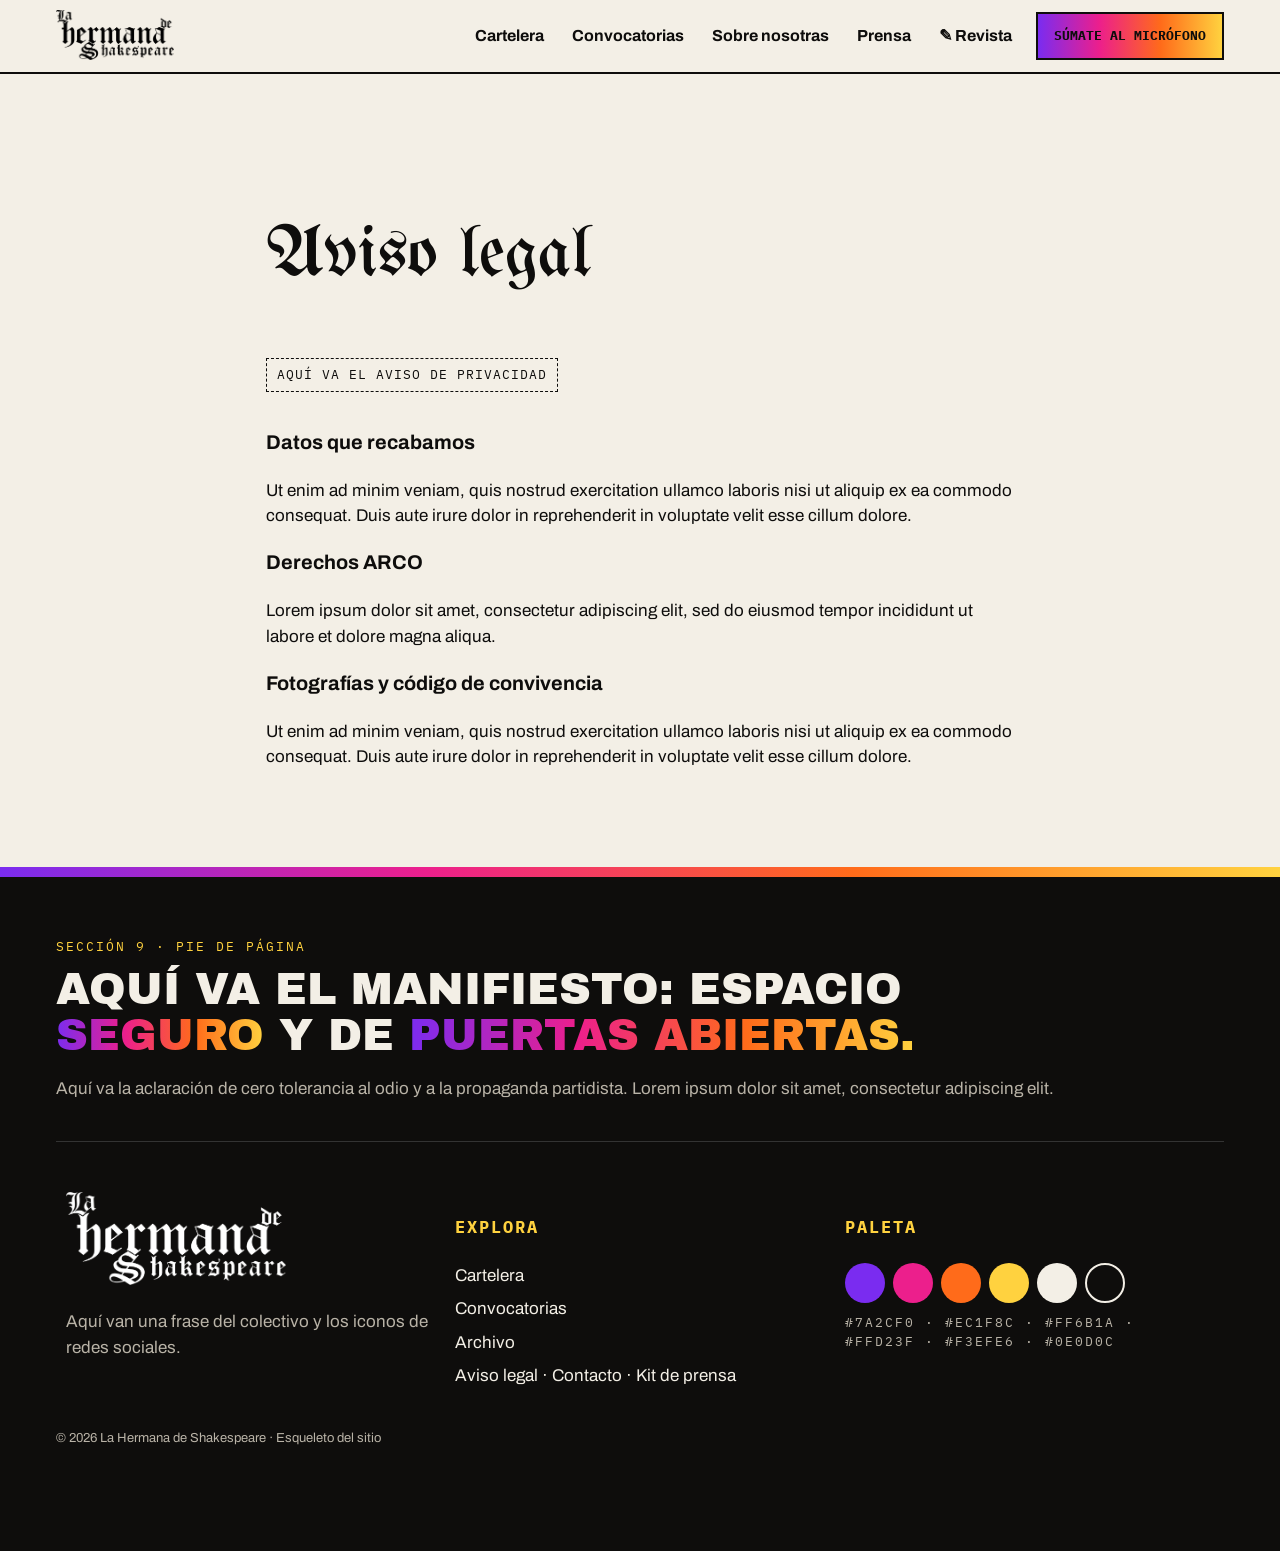
<file: aviso-legal.html>
<!DOCTYPE html>
<html lang="es">
<head>
<meta charset="UTF-8">
<meta name="viewport" content="width=device-width, initial-scale=1">
<title>Aviso legal · Esqueleto</title>
<link rel="icon" href="img/favicon.svg" type="image/svg+xml">
<link rel="preconnect" href="https://fonts.googleapis.com">
<link rel="preconnect" href="https://fonts.gstatic.com" crossorigin>
<link href="https://fonts.googleapis.com/css2?family=Archivo:wght@400;700&family=Archivo+Black&family=Fraunces:ital@1&family=IBM+Plex+Mono:wght@400;700&family=UnifrakturMaguntia&display=swap" rel="stylesheet">
<link rel="stylesheet" href="css/estilos.css">
<link rel="stylesheet" href="css/esqueleto.css">
</head>
<body>

<!-- Menú (W3Schools How To: Responsive Top Navigation) -->
<div class="topnav" id="myTopnav">
  <div class="contenedor">
    <a href="index.html" class="logo"><img src="img/logo-lhds-negro.png" alt="La Hermana de Shakespeare"></a>
    <div class="derecha">
      <a href="index.html#cartelera">Cartelera</a>
      <a href="index.html#convocatorias">Convocatorias</a>
      <a href="index.html#nosotras">Sobre nosotras</a>
      <a href="index.html#prensa">Prensa</a>
      <a href="index.html#revista">&#9998; Revista</a>
      <a href="index.html#convocatorias" class="cta degradado">Súmate al micrófono</a>
    </div>
    <a href="javascript:void(0);" class="icon" onclick="abrirMenu()">&#9776; Menú</a>
  </div>
</div>

<div class="seccion">
  <div class="contenedor" style="max-width:780px">
    <h1 class="titulo gotica">Aviso legal</h1>
    <p class="indica">Aquí va el aviso de privacidad</p>
    <h3>Datos que recabamos</h3><p>Ut enim ad minim veniam, quis nostrud exercitation ullamco laboris nisi ut aliquip ex ea commodo consequat. Duis aute irure dolor in reprehenderit in voluptate velit esse cillum dolore.</p>
    <h3>Derechos ARCO</h3><p>Lorem ipsum dolor sit amet, consectetur adipiscing elit, sed do eiusmod tempor incididunt ut labore et dolore magna aliqua.</p>
    <h3>Fotografías y código de convivencia</h3><p>Ut enim ad minim veniam, quis nostrud exercitation ullamco laboris nisi ut aliquip ex ea commodo consequat. Duis aute irure dolor in reprehenderit in voluptate velit esse cillum dolore.</p>
  </div>
</div>

<!-- Pie de página -->
<div class="degradado" style="height:10px"></div>
<footer class="footer">
  <div class="contenedor">
    <p class="etiqueta" style="color:#ffd23f">Sección 9 · Pie de página</p>
    <p class="manifiesto">Aquí va el manifiesto: espacio <span class="texto-degradado">seguro</span> y de <span class="texto-degradado">puertas abiertas.</span></p>
    <p class="gris">Aquí va la aclaración de cero tolerancia al odio y a la propaganda partidista. Lorem ipsum dolor sit amet, consectetur adipiscing elit.</p>
    <hr class="linea-gris">
    <div class="row">
      <div class="column">
        <img src="img/logo-lhds-blanco.png" alt="La Hermana de Shakespeare" style="width:220px">
        <p class="gris">Aquí van una frase del colectivo y los iconos de redes sociales.</p>
      </div>
      <div class="column">
        <h4>Explora</h4>
        <ul><li>Cartelera</li><li>Convocatorias</li><li>Archivo</li><li>Aviso legal · Contacto · Kit de prensa</li></ul>
      </div>
      <div class="column">
        <h4>Paleta</h4>
        <div class="paleta">
          <span class="c-violeta" title="#7a2cf0"></span><span class="c-rosa" title="#ec1f8c"></span><span class="c-naranja" title="#ff6b1a"></span><span class="c-amarillo" title="#ffd23f"></span><span class="c-papel" title="#f3efe6"></span><span class="c-negro borde-claro" title="#0e0d0c"></span>
        </div>
        <p class="etiqueta gris" style="margin-top:10px">#7a2cf0 · #ec1f8c · #ff6b1a · #ffd23f · #f3efe6 · #0e0d0c</p>
      </div>
    </div>
    <p class="gris" style="font-size:13px">© 2026 La Hermana de Shakespeare · Esqueleto del sitio</p>
  </div>
</footer>

<script src="js/script.js"></script>
</body>
</html>
</file>
<file: css/estilos.css>
/* =====================================================
   La Hermana de Shakespeare - estilos
   Basado en ejemplos de W3Schools (CSS Tutorial y "How To").
   Cada bloque dice de qué ejemplo viene.
   ===================================================== */

/* ---------- Básicos (W3Schools: CSS Box Sizing, CSS Fonts) ---------- */
* {
  box-sizing: border-box;
}

body {
  margin: 0;
  font-family: "Archivo", Arial, Helvetica, sans-serif;
  font-size: 17px;
  line-height: 1.5;
  background-color: #f3efe6;
  color: #0e0d0c;
}

img {
  max-width: 100%;
}

a {
  color: inherit;
}

.contenedor {
  max-width: 1200px;
  margin: auto;
  padding: 0 16px;
}

.seccion {
  padding: 80px 0;
}

.oscura {
  background-color: #0e0d0c;
  color: #f3efe6;
}

.beige {
  background-color: #e8e2d5;
}

/* Tipografías */
.gotica {
  font-family: "UnifrakturMaguntia", serif;
  font-weight: normal;
  text-transform: none;
}

.etiqueta {
  font-family: "IBM Plex Mono", "Courier New", monospace;
  font-size: 13px;
  text-transform: uppercase;
  letter-spacing: 2px;
  margin: 0 0 10px 0;
}

h2.titulo {
  font-family: "Archivo Black", Arial, sans-serif;
  font-size: 60px;
  line-height: 1;
  text-transform: uppercase;
  margin: 0 0 16px 0;
}

.intro {
  font-size: 19px;
  max-width: 650px;
  margin-bottom: 32px;
}

/* Degradado de la marca (W3Schools: CSS Gradients) */
.degradado {
  background-image: linear-gradient(to right, #7a2cf0, #ec1f8c, #ff6b1a, #ffd23f);
}

.texto-degradado {
  background-image: linear-gradient(to right, #7a2cf0, #ec1f8c, #ff6b1a, #ffd23f);
  -webkit-background-clip: text;
  background-clip: text;
  color: transparent;
}

/* ---------- Botones (W3Schools: CSS Buttons) ---------- */
.boton {
  display: inline-block;
  background-color: #0e0d0c;
  color: #f3efe6;
  border: 2px solid #0e0d0c;
  padding: 14px 22px;
  font-family: "IBM Plex Mono", "Courier New", monospace;
  font-size: 14px;
  font-weight: bold;
  text-transform: uppercase;
  text-decoration: none;
  cursor: pointer;
  margin: 4px 4px 4px 0;
}

.boton:hover {
  background-color: #ec1f8c;
  border-color: #ec1f8c;
  color: white;
}

.boton-claro {
  background-color: #f3efe6;
  color: #0e0d0c;
  border-color: #f3efe6;
}

.boton-borde {
  background-color: transparent;
  color: inherit;
  border-color: currentColor;
}

.boton-chico {
  padding: 8px 14px;
  font-size: 12px;
}

/* ---------- Menú (W3Schools How To: Responsive Top Navigation + Sticky) ---------- */
.topnav {
  position: sticky;
  top: 0;
  z-index: 10;
  background-color: #f3efe6;
  border-bottom: 2px solid #0e0d0c;
  overflow: hidden;
}

.topnav a {
  float: left;
  display: block;
  padding: 24px 14px;
  text-decoration: none;
  font-weight: bold;
  font-size: 16px;
}

.topnav a:hover {
  background-color: #0e0d0c;
  color: #f3efe6;
}

.topnav a.logo {
  padding: 10px 16px 10px 0;
}

.topnav a.logo:hover {
  background-color: transparent;
}

.topnav a.logo img {
  height: 50px;
  display: block;
}

.topnav .derecha {
  float: right;
}

.topnav a.cta {
  margin: 12px 0 12px 10px;
  padding: 12px 16px;
  font-family: "IBM Plex Mono", "Courier New", monospace;
  font-size: 13px;
  text-transform: uppercase;
  border: 2px solid #0e0d0c;
}

.topnav a.icon {
  display: none;
}

@media screen and (max-width: 900px) {
  .topnav a:not(.logo) {
    display: none;
  }
  .topnav a.icon {
    float: right;
    display: block;
  }
  .topnav.responsive a {
    float: none;
    display: block;
    text-align: left;
  }
  .topnav.responsive a.icon {
    position: absolute;
    right: 16px;
    top: 0;
  }
  .topnav.responsive a.cta {
    margin: 10px 0 16px 0;
  }
  .topnav.responsive .derecha {
    float: none;
  }
}

/* ---------- Portada (W3Schools How To: Hero Image) ---------- */
.hero-image {
  background-image:
    linear-gradient(rgba(122, 44, 240, 0.75), rgba(236, 31, 140, 0.55), rgba(14, 13, 12, 0.95)),
    url("../img/archivo/2023-07-casa-del-libro-05.jpg");
  background-size: cover;
  background-position: center;
  color: white;
  padding: 90px 0 60px 0;
}

.hero-image .logo-grande {
  width: 600px;
  max-width: 85%;
  display: block;
  margin-bottom: 24px;
}

.hero-image h1 {
  font-family: "Archivo Black", Arial, sans-serif;
  font-size: 50px;
  line-height: 1.05;
  text-transform: uppercase;
  max-width: 750px;
  margin: 0 0 16px 0;
}

.hero-image h1 span {
  background-color: #ffd23f;
  color: #0e0d0c;
  padding: 0 6px;
}

.hero-image p {
  font-size: 19px;
  max-width: 560px;
}

/* Cinta en movimiento (W3Schools: CSS Animations) */
.cinta {
  background-color: #ffd23f;
  border-top: 2px solid #0e0d0c;
  border-bottom: 2px solid #0e0d0c;
  overflow: hidden;
  white-space: nowrap;
  font-family: "Archivo Black", Arial, sans-serif;
  font-size: 20px;
  text-transform: uppercase;
  padding: 12px 0;
}

.cinta span {
  display: inline-block;
  padding-left: 100%;
  animation: mover 30s linear infinite;
}

@keyframes mover {
  from { transform: translateX(0); }
  to { transform: translateX(-100%); }
}

/* ---------- Filtros (W3Schools How To: Filter Elements) ---------- */
.filtros {
  margin-bottom: 24px;
}

.btn-filtro {
  border: 2px solid #0e0d0c;
  background-color: transparent;
  padding: 8px 14px;
  margin: 0 4px 8px 0;
  font-family: "IBM Plex Mono", "Courier New", monospace;
  font-size: 13px;
  text-transform: uppercase;
  cursor: pointer;
}

.btn-filtro:hover,
.btn-filtro.active {
  background-color: #0e0d0c;
  color: #f3efe6;
}

.filterDiv {
  display: none;
}

.show {
  display: block;
}

/* ---------- Tarjetas de eventos (W3Schools How To: Responsive Column Cards) ---------- */
.row:after {
  content: "";
  display: table;
  clear: both;
}

.column {
  float: left;
  width: 33.33%;
  padding: 10px;
}

.card {
  background-color: white;
  border: 2px solid #0e0d0c;
  height: 100%;
}

.card:hover {
  box-shadow: 6px 6px 0 #0e0d0c;
}

.card .fecha {
  border-bottom: 2px solid #0e0d0c;
  padding: 14px 18px;
}

.card .dia {
  font-family: "Archivo Black", Arial, sans-serif;
  font-size: 46px;
  line-height: 1;
}

.card .mes {
  font-family: "IBM Plex Mono", "Courier New", monospace;
  text-transform: uppercase;
  font-size: 14px;
}

.card .info {
  padding: 16px 18px;
}

.card h3 {
  font-family: "Archivo Black", Arial, sans-serif;
  text-transform: uppercase;
  font-size: 20px;
  line-height: 1.1;
  margin: 10px 0;
}

.card p {
  font-size: 15px;
  margin: 8px 0;
}

/* Etiquetas de disciplina (W3Schools How To: Labels) */
.label {
  display: inline-block;
  padding: 3px 8px;
  font-family: "IBM Plex Mono", "Courier New", monospace;
  font-size: 11px;
  font-weight: bold;
  text-transform: uppercase;
  border: 1px solid #0e0d0c;
}

.label.slam { background-color: #ec1f8c; color: white; }
.label.musica { background-color: #ffd23f; }
.label.taller { background-color: #7a2cf0; color: white; }
.label.cine { background-color: #0e0d0c; color: white; }
.label.expo { background-color: #ff6b1a; }

@media screen and (max-width: 900px) {
  .column {
    width: 50%;
  }
}

@media screen and (max-width: 600px) {
  .column {
    width: 100%;
  }
  h2.titulo {
    font-size: 40px;
  }
  .hero-image h1 {
    font-size: 32px;
  }
  .seccion {
    padding: 56px 0;
  }
}

/* ---------- Pestañas (W3Schools How To: Tabs) ---------- */
.tab {
  overflow: hidden;
  border-bottom: 2px solid #f3efe6;
}

.tab button {
  float: left;
  background-color: inherit;
  color: #f3efe6;
  border: 2px solid #f3efe6;
  border-bottom: none;
  margin-right: 6px;
  padding: 14px 18px;
  font-family: "Archivo Black", Arial, sans-serif;
  font-size: 16px;
  text-transform: uppercase;
  cursor: pointer;
}

.tab button:hover,
.tab button.active {
  background-color: #f3efe6;
  color: #0e0d0c;
}

.tabcontent {
  display: none;
  padding: 24px 0;
}

.convocatoria {
  background-color: #f3efe6;
  color: #0e0d0c;
  border-top: 6px solid #ec1f8c;
  padding: 20px;
  height: 100%;
}

.convocatoria h3 {
  font-family: "Archivo Black", Arial, sans-serif;
  text-transform: uppercase;
  font-size: 22px;
  margin: 8px 0;
}

.abierta {
  color: #0a7a33;
  font-weight: bold;
}

/* Lista de convocatorias externas (W3Schools How To: List Group) */
ul.lista {
  list-style-type: none;
  padding: 0;
  margin: 0;
}

ul.lista li {
  border-bottom: 1px solid #555;
  padding: 18px 0;
}

ul.lista li a {
  text-decoration: none;
}

ul.lista li a:hover h3 {
  color: #ffd23f;
}

ul.lista h3 {
  font-family: "Archivo Black", Arial, sans-serif;
  text-transform: uppercase;
  font-size: 20px;
  margin: 4px 0;
}

ul.lista .org {
  color: #ffd23f;
}

/* ---------- Ventana modal (W3Schools How To: Modal) ---------- */
.modal {
  display: none;
  position: fixed;
  z-index: 20;
  left: 0;
  top: 0;
  width: 100%;
  height: 100%;
  overflow: auto;
  background-color: rgba(0, 0, 0, 0.75);
  padding-top: 60px;
}

.modal-content {
  background-color: #f3efe6;
  margin: auto;
  padding: 24px;
  border: 2px solid #0e0d0c;
  width: 90%;
  max-width: 540px;
  box-shadow: 8px 8px 0 #ec1f8c;
}

.close {
  float: right;
  font-size: 32px;
  font-weight: bold;
  line-height: 1;
  cursor: pointer;
}

.close:hover {
  color: #ec1f8c;
}

/* Formulario (W3Schools How To: Contact Form) */
input[type=text],
input[type=email],
select,
textarea {
  width: 100%;
  padding: 12px;
  border: 2px solid #0e0d0c;
  margin: 6px 0 14px 0;
  font-size: 16px;
  font-family: inherit;
  background-color: white;
}

label {
  font-family: "IBM Plex Mono", "Courier New", monospace;
  font-size: 13px;
  text-transform: uppercase;
}

/* ---------- Revista (W3Schools How To: Blockquote / Testimonials) ---------- */
.cita {
  background-color: white;
  border: 2px solid #0e0d0c;
  padding: 24px;
  height: 100%;
}

.cita blockquote {
  font-family: "Fraunces", Georgia, serif;
  font-style: italic;
  font-size: 22px;
  margin: 12px 0 18px 0;
}

.cita blockquote:before {
  content: "\201C";
  font-size: 60px;
  line-height: 0.1;
  vertical-align: -0.4em;
  margin-right: 4px;
  color: #ec1f8c;
}

.cita h3 {
  font-family: "Archivo Black", Arial, sans-serif;
  text-transform: uppercase;
  font-size: 17px;
  margin: 0;
}

/* ---------- Galería (W3Schools How To: Image Grid + Modal Images) ---------- */
.galeria {
  display: grid;
  grid-template-columns: repeat(4, 1fr);
  gap: 8px;
}

.galeria img {
  width: 100%;
  height: 180px;
  object-fit: cover;
  display: block;
  cursor: pointer;
  filter: grayscale(100%);
  transition: 0.3s;
}

.galeria img:hover {
  filter: none;
}

.galeria .ancha {
  grid-column: span 2;
}

@media screen and (max-width: 700px) {
  .galeria {
    grid-template-columns: repeat(2, 1fr);
  }
}

#imgModal {
  text-align: center;
}

#imgModal img {
  max-width: 92%;
  max-height: 80vh;
}

#imgModal .caption {
  color: white;
  padding: 12px;
  font-family: "IBM Plex Mono", "Courier New", monospace;
}

#imgModal .close {
  color: white;
  position: absolute;
  top: 14px;
  right: 24px;
  font-size: 44px;
}

/* Cifras */
.cifras .column {
  border-left: 2px solid #0e0d0c;
}

.cifras b {
  display: block;
  font-family: "Archivo Black", Arial, sans-serif;
  font-size: 48px;
}

/* ---------- Sobre nosotras ---------- */
.caja {
  border: 2px solid #0e0d0c;
  background-color: white;
  padding: 20px;
  margin-bottom: 16px;
}

.caja h3 {
  font-family: "Archivo Black", Arial, sans-serif;
  text-transform: uppercase;
  margin: 0 0 8px 0;
}

.equipo p {
  border-bottom: 1px solid #c9c1b2;
  padding-bottom: 10px;
}

.equipo small {
  font-family: "IBM Plex Mono", "Courier New", monospace;
  text-transform: uppercase;
  color: #6b655c;
}

/* Línea del tiempo (W3Schools How To: Timeline, versión simple) */
.linea {
  border-left: 4px solid #ec1f8c;
  padding-left: 20px;
}

.linea p {
  margin: 0 0 14px 0;
}

.linea b {
  font-family: "Archivo Black", Arial, sans-serif;
  font-size: 20px;
  margin-right: 8px;
}

/* ---------- Pie de página ---------- */
.footer {
  background-color: #0e0d0c;
  color: #f3efe6;
  padding: 60px 0 90px 0;
}

.footer .manifiesto {
  font-family: "Archivo Black", Arial, sans-serif;
  font-size: 44px;
  line-height: 1.05;
  text-transform: uppercase;
  max-width: 900px;
  margin: 0 0 16px 0;
}

.footer h4 {
  color: #ffd23f;
  font-family: "IBM Plex Mono", "Courier New", monospace;
  text-transform: uppercase;
  letter-spacing: 2px;
}

.footer ul {
  list-style-type: none;
  padding: 0;
}

.footer li {
  margin-bottom: 8px;
}

.footer a {
  text-decoration: none;
}

.footer a:hover {
  color: #ffd23f;
}

@media screen and (max-width: 600px) {
  .footer .manifiesto {
    font-size: 28px;
  }
}

/* Botón flotante (W3Schools How To: Scroll To Top Button) */
#botonFlotante {
  display: none;
  position: fixed;
  bottom: 20px;
  right: 20px;
  z-index: 15;
  border: 2px solid #0e0d0c;
  color: #0e0d0c;
  padding: 14px 18px;
  font-family: "IBM Plex Mono", "Courier New", monospace;
  font-weight: bold;
  font-size: 13px;
  text-transform: uppercase;
  text-decoration: none;
  box-shadow: 4px 4px 0 #0e0d0c;
}

/* ---------- Página del archivo ---------- */
.anios {
  position: sticky;
  top: 72px;
  z-index: 5;
  background-color: #f3efe6;
  border-bottom: 2px solid #0e0d0c;
  overflow-x: auto;
  white-space: nowrap;
}

.anios a {
  display: inline-block;
  padding: 12px 18px;
  font-family: "Archivo Black", Arial, sans-serif;
  font-size: 20px;
  text-decoration: none;
  border-right: 2px solid #0e0d0c;
}

.anios a:hover {
  background-color: #0e0d0c;
  color: #f3efe6;
}

.anio {
  font-family: "Archivo Black", Arial, sans-serif;
  font-size: 110px;
  line-height: 1;
  margin: 50px 0 10px 0;
}

.evento-archivo {
  border-top: 1px solid #c9c1b2;
  padding: 24px 0;
}

.evento-archivo h3 {
  font-family: "Archivo Black", Arial, sans-serif;
  text-transform: uppercase;
  margin: 4px 0;
}

@media screen and (max-width: 600px) {
  .anio {
    font-size: 70px;
  }
  .anios {
    top: 70px;
  }
}

/* Columnas de distintos anchos (W3Schools How To: Two Column Layout) */
.col-55 { width: 55%; }
.col-45 { width: 45%; }
.col-50 { width: 50%; }

@media screen and (max-width: 900px) {
  .col-55, .col-45, .col-50 { width: 100%; }
}

/* Columnas de la misma altura (W3Schools How To: Equal Height Columns con Flexbox) */
.row {
  display: flex;
  flex-wrap: wrap;
}

.column {
  float: none;
}

.filterDiv {
  display: none;
}

.filterDiv.show {
  display: block;
}

/* Títulos en letra gótica */
.titulo.gotica,
h2.titulo.gotica {
  font-family: "UnifrakturMaguntia", serif;
  font-weight: normal;
  text-transform: none;
  font-size: 72px;
}

.caja.oscura {
  background-color: #0e0d0c;
  color: #f3efe6;
}

@media screen and (max-width: 600px) {
  .titulo.gotica,
  h2.titulo.gotica {
    font-size: 52px;
  }
}
</file>
<file: css/esqueleto.css>
/* =====================================================
   Esqueleto: solo estructura, colores y lorem ipsum.
   Los bloques de color ocupan el lugar de las fotos.
   ===================================================== */

/* Portada sin foto: solo el degradado de la marca */
.hero-image {
  background-image: linear-gradient(135deg, #7a2cf0 0%, #ec1f8c 45%, #ff6b1a 80%, #ffd23f 100%);
}

/* Colores de la marca */
.c-violeta { background-color: #7a2cf0; }
.c-rosa { background-color: #ec1f8c; }
.c-naranja { background-color: #ff6b1a; }
.c-amarillo { background-color: #ffd23f; }
.c-negro { background-color: #0e0d0c; }
.c-papel { background-color: #f3efe6; }

/* Bloques en lugar de fotos */
.bloque {
  height: 180px;
  border: 2px solid #0e0d0c;
}

.bloque.ancha {
  grid-column: span 2;
}

.galeria .bloque:nth-child(odd) {
  opacity: 0.85;
}

/* Paleta del pie de página */
.paleta {
  display: flex;
  gap: 8px;
}

.paleta span {
  width: 40px;
  height: 40px;
  border-radius: 50%;
  display: inline-block;
}

.borde-claro {
  border: 2px solid #f3efe6;
}

/* Textos grises */
.gris {
  color: #b9b3a7;
}

.gris-oscuro {
  color: #6b655c;
  font-size: 14px;
}

.linea-gris {
  border: 0;
  border-top: 1px solid #333;
  margin: 40px 0;
}

ul.lista li {
  padding: 18px 0;
}

@media screen and (max-width: 700px) {
  .bloque {
    height: 130px;
  }
}

/* Indicaciones de lo que va en cada lugar */
.indica {
  display: inline-block;
  font-family: "IBM Plex Mono", "Courier New", monospace;
  font-size: 13px;
  text-transform: uppercase;
  letter-spacing: 1px;
  border: 1.5px dashed currentColor;
  padding: 6px 10px;
  margin: 0 0 16px 0;
}

.bloque {
  display: flex;
  align-items: center;
  justify-content: center;
  text-align: center;
  padding: 10px;
}

.bloque span {
  font-family: "IBM Plex Mono", "Courier New", monospace;
  font-size: 13px;
  font-weight: bold;
  text-transform: uppercase;
  letter-spacing: 1px;
  background-color: rgba(255, 255, 255, 0.85);
  color: #0e0d0c;
  padding: 4px 8px;
}

/* Recuadro del próximo evento en la portada */
.proximo {
  display: flex;
  width: fit-content;
  max-width: 100%;
  gap: 16px;
  align-items: center;
  margin-top: 28px;
  padding: 14px 18px;
  border: 1px solid rgba(255, 255, 255, 0.5);
  background-color: rgba(14, 13, 12, 0.35);
  color: white;
  text-decoration: none;
  line-height: 1.4;
}

.proximo:hover {
  border-color: #ffd23f;
}

.proximo-fecha {
  font-family: "Archivo Black", Arial, sans-serif;
  font-size: 40px;
  line-height: 1;
  text-align: center;
}

.proximo-fecha small {
  display: block;
  font-family: "IBM Plex Mono", "Courier New", monospace;
  font-size: 12px;
  text-transform: uppercase;
}
</file>
